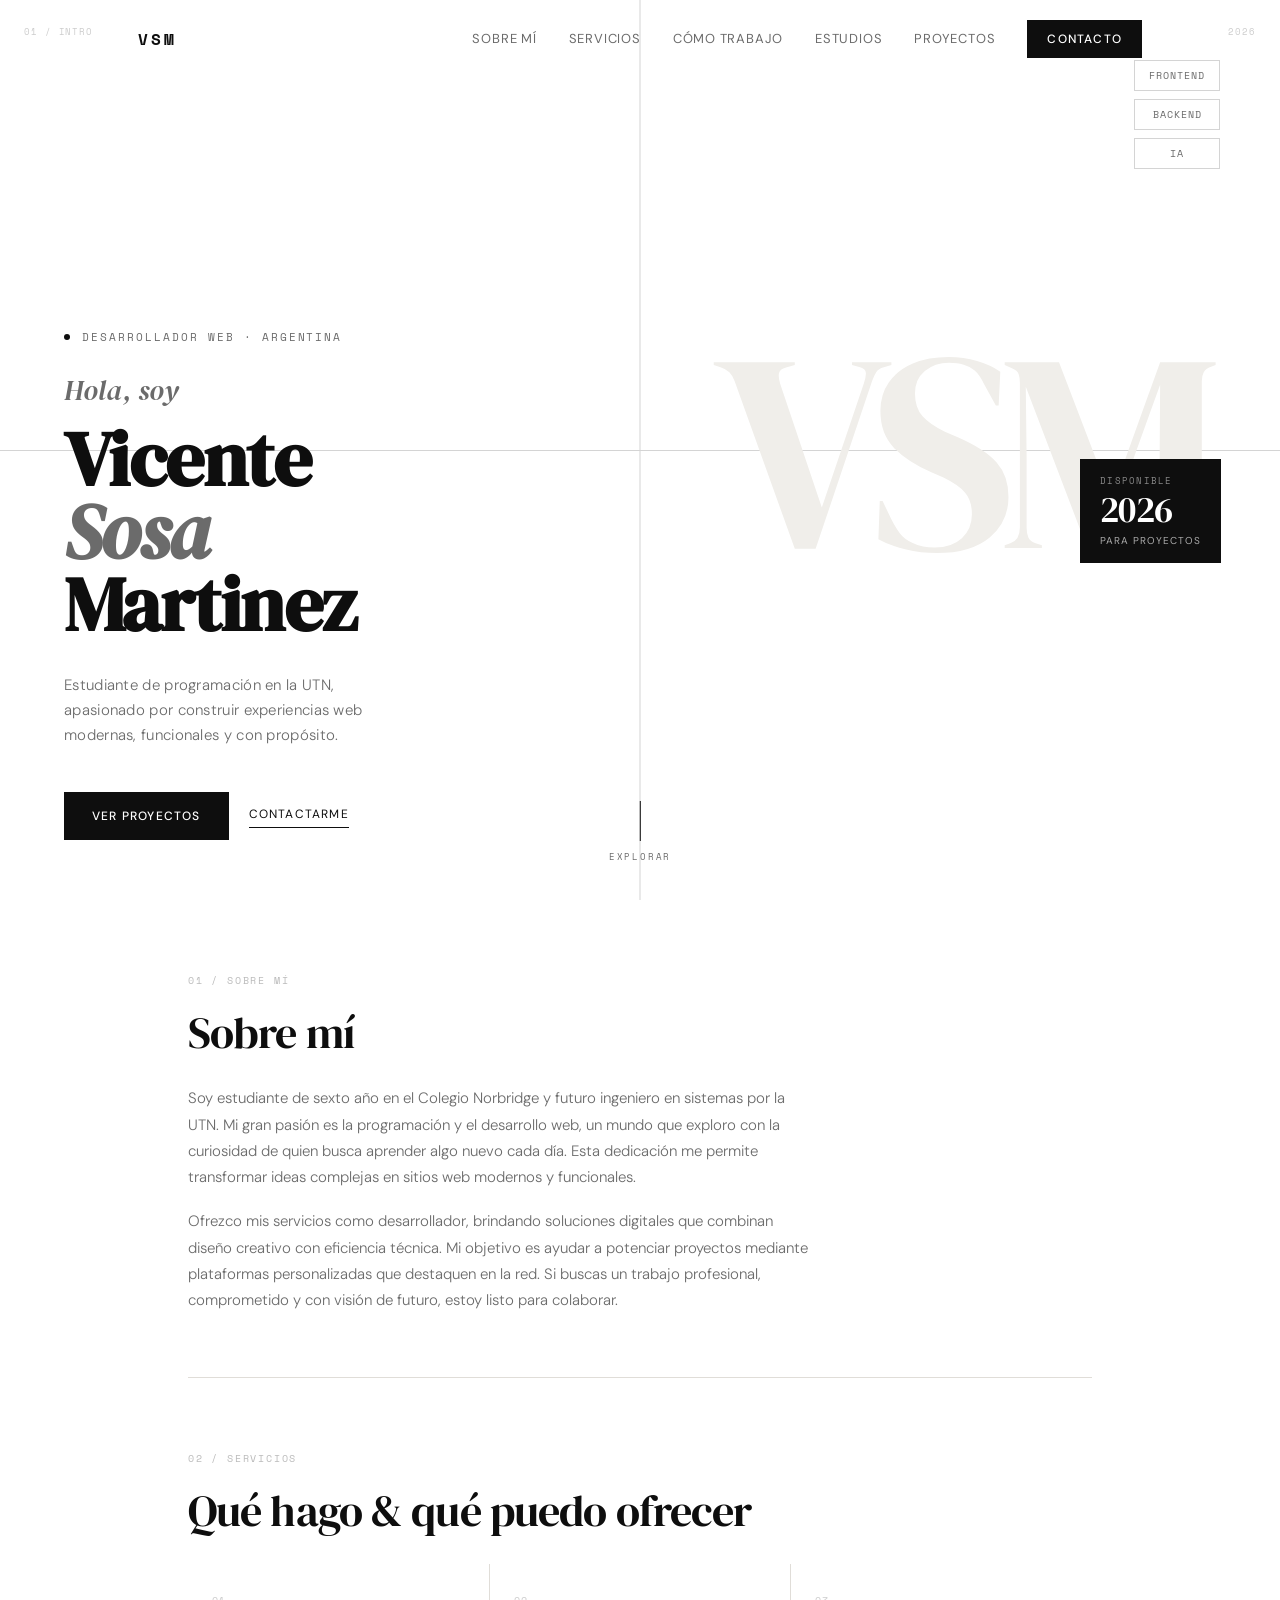
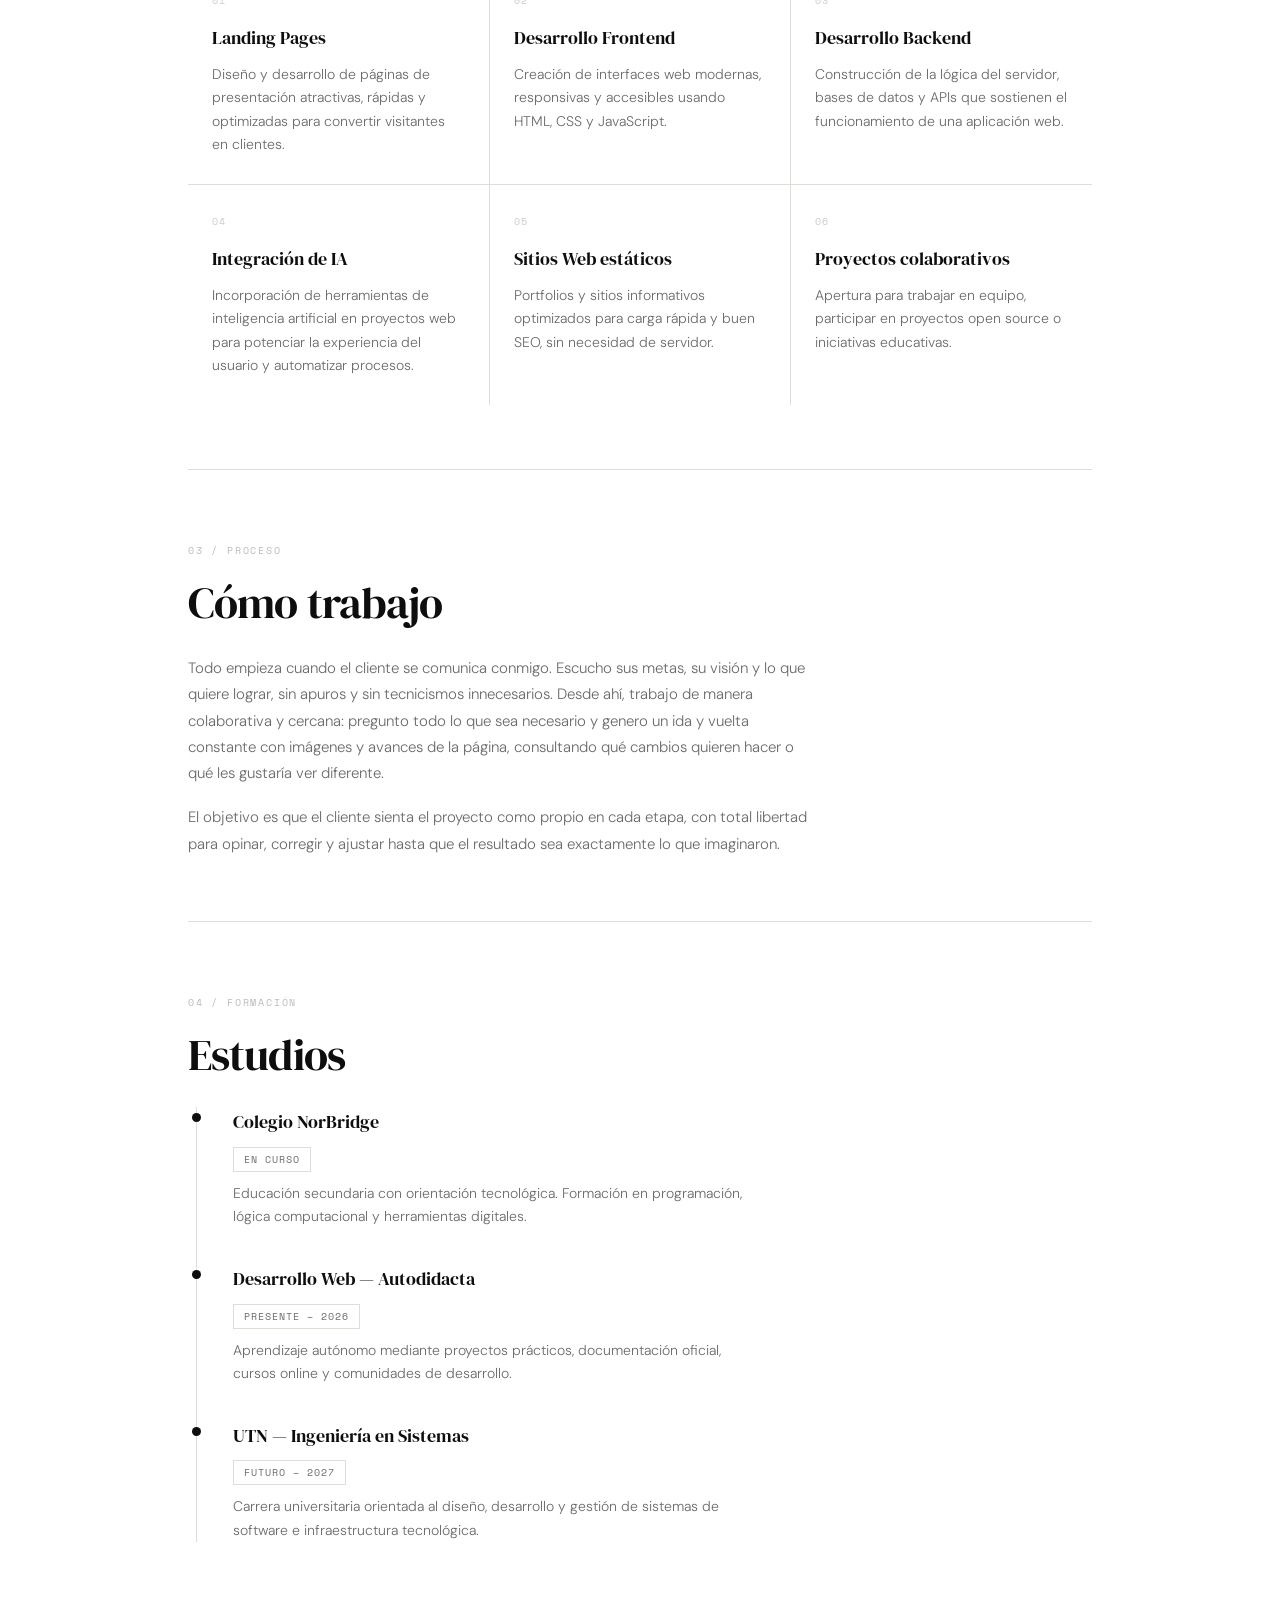
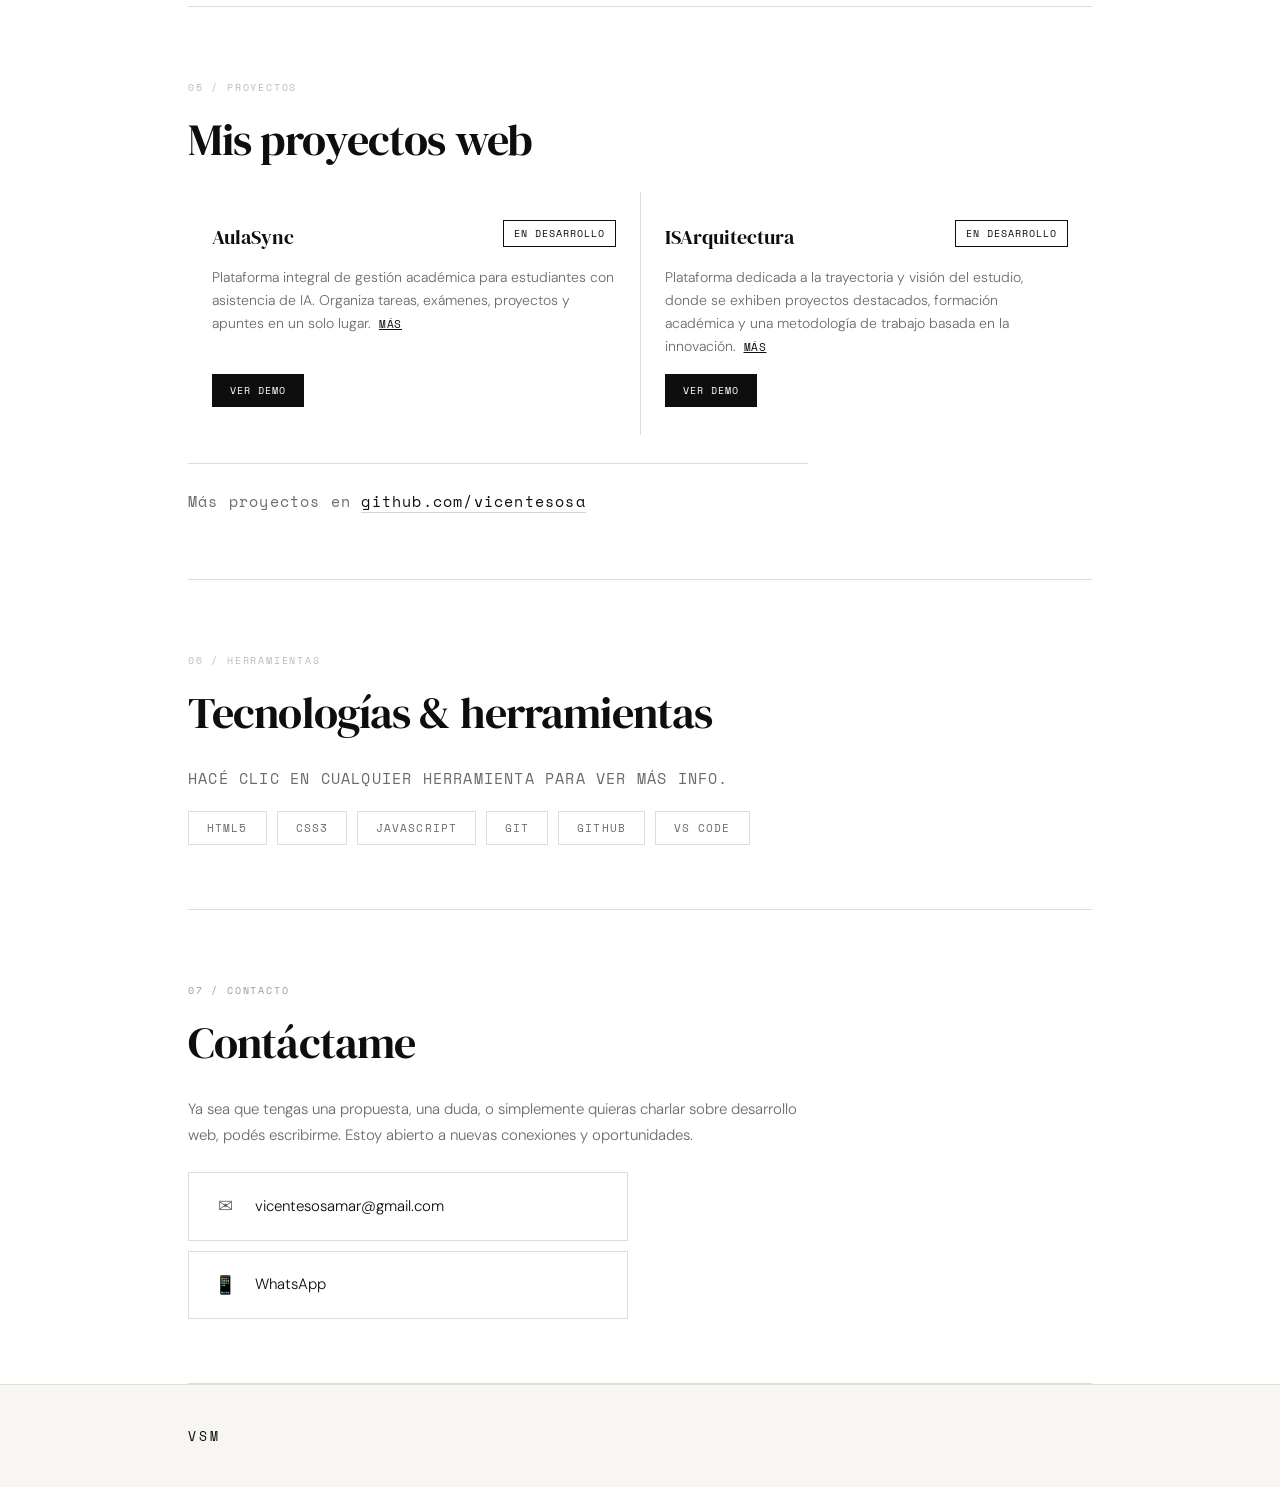
<file: index.html>
<!DOCTYPE html>
<html lang="es">
<head>
  <meta charset="UTF-8" />
  <meta name="viewport" content="width=device-width, initial-scale=1.0" />
  <title>Vicente Sosa Martinez — Desarrollador Web</title>
  <link rel="preconnect" href="https://fonts.googleapis.com" />
  <link rel="preconnect" href="https://fonts.gstatic.com" crossorigin />
  <link href="https://fonts.googleapis.com/css2?family=DM+Serif+Display:ital@0;1&family=DM+Sans:wght@300;400;500&family=Space+Mono:wght@400;700&display=swap" rel="stylesheet" />
  <link rel="stylesheet" href="style.css" />
</head>
<body>

  <!-- NAVBAR -->
  <nav class="navbar">
    <div class="nav-container">
      <span class="nav-logo">VSM</span>
      <div class="nav-links">
        <a href="#sobre-mi">Sobre mí</a>
        <a href="#servicios">Servicios</a>
        <a href="#como-trabajo">Cómo trabajo</a>
        <a href="#estudios">Estudios</a>
        <a href="#proyectos">Proyectos</a>
        <a href="#contacto" class="nav-cta">Contacto</a>
      </div>
    </div>
  </nav>

  <!-- HERO -->
  <header class="hero">
    <div class="v-rule"></div>
    <div class="h-rule"></div>
    <span class="corner corner-tl">01 / INTRO</span>
    <span class="corner corner-tr">2026</span>

    <!-- LEFT -->
    <div class="hero-left">
      <div class="label-row">
        <span class="label-dot"></span>
        <span class="label-text">Desarrollador Web · Argentina</span>
      </div>
      <p class="greeting">Hola, soy</p>
      <h1 class="hero-name">Vicente<br><em>Sosa</em><br>Martinez</h1>
      <p class="hero-tagline">
        Estudiante de programación en la UTN, apasionado por construir experiencias web modernas, funcionales y con propósito.
      </p>
      <div class="cta-row">
        <a href="#proyectos" class="btn-primary">Ver proyectos</a>
        <a href="#contacto" class="btn-ghost">Contactarme</a>
      </div>
    </div>

    <!-- RIGHT -->
    <div class="hero-right">
      <div class="pills">
        <span class="pill">Frontend</span>
        <span class="pill">Backend</span>
        <span class="pill">IA</span>
      </div>
      <div class="monogram-wrap">
        <div class="monogram-bg">VSM</div>
        <div class="badge">
          <div class="badge-top">Disponible</div>
          <div class="badge-num">2026</div>
          <div class="badge-label">para proyectos</div>
        </div>
      </div>
    </div>

    <!-- SCROLL -->
    <div class="scroll-hint">
      <div class="scroll-line"></div>
      <span class="scroll-label">Explorar</span>
    </div>
  </header>

  <main class="container">

    <!-- SOBRE MÍ -->
    <section id="sobre-mi" class="card reveal">
      <div class="card-label">01 / SOBRE MÍ</div>
      <h2>Sobre mí</h2>
      <p>
        Soy estudiante de sexto año en el Colegio Norbridge y futuro ingeniero en sistemas por la UTN. Mi gran pasión es la programación y el desarrollo web, un mundo que exploro con la curiosidad de quien busca aprender algo nuevo cada día. Esta dedicación me permite transformar ideas complejas en sitios web modernos y funcionales.
      </p>
      <p>
        Ofrezco mis servicios como desarrollador, brindando soluciones digitales que combinan diseño creativo con eficiencia técnica. Mi objetivo es ayudar a potenciar proyectos mediante plataformas personalizadas que destaquen en la red. Si buscas un trabajo profesional, comprometido y con visión de futuro, estoy listo para colaborar.
      </p>
    </section>

    <!-- QUÉ HAGO -->
    <section id="servicios" class="card reveal">
      <div class="card-label">02 / SERVICIOS</div>
      <h2>Qué hago &amp; qué puedo ofrecer</h2>
      <div class="grid-2">
        <div class="service-item reveal-child">
          <div class="service-index">01</div>
          <h3>Landing Pages</h3>
          <p>Diseño y desarrollo de páginas de presentación atractivas, rápidas y optimizadas para convertir visitantes en clientes.</p>
        </div>
        <div class="service-item reveal-child">
          <div class="service-index">02</div>
          <h3>Desarrollo Frontend</h3>
          <p>Creación de interfaces web modernas, responsivas y accesibles usando HTML, CSS y JavaScript.</p>
        </div>
        <div class="service-item reveal-child">
          <div class="service-index">03</div>
          <h3>Desarrollo Backend</h3>
          <p>Construcción de la lógica del servidor, bases de datos y APIs que sostienen el funcionamiento de una aplicación web.</p>
        </div>
        <div class="service-item reveal-child">
          <div class="service-index">04</div>
          <h3>Integración de IA</h3>
          <p>Incorporación de herramientas de inteligencia artificial en proyectos web para potenciar la experiencia del usuario y automatizar procesos.</p>
        </div>
        <div class="service-item reveal-child">
          <div class="service-index">05</div>
          <h3>Sitios Web estáticos</h3>
          <p>Portfolios y sitios informativos optimizados para carga rápida y buen SEO, sin necesidad de servidor.</p>
        </div>
        <div class="service-item reveal-child">
          <div class="service-index">06</div>
          <h3>Proyectos colaborativos</h3>
          <p>Apertura para trabajar en equipo, participar en proyectos open source o iniciativas educativas.</p>
        </div>
      </div>
    </section>

    <!-- CÓMO TRABAJO -->
    <section id="como-trabajo" class="card reveal">
      <div class="card-label">03 / PROCESO</div>
      <h2>Cómo trabajo</h2>
      <p>
        Todo empieza cuando el cliente se comunica conmigo. Escucho sus metas, su visión y lo que quiere lograr,
        sin apuros y sin tecnicismos innecesarios. Desde ahí, trabajo de manera colaborativa y cercana:
        pregunto todo lo que sea necesario y genero un ida y vuelta constante con imágenes y avances de la página,
        consultando qué cambios quieren hacer o qué les gustaría ver diferente.
      </p>
      <p>
        El objetivo es que el cliente sienta el proyecto como propio en cada etapa, con total libertad para
        opinar, corregir y ajustar hasta que el resultado sea exactamente lo que imaginaron.
      </p>
    </section>

    <!-- ESTUDIOS -->
    <section id="estudios" class="card reveal">
      <div class="card-label">04 / FORMACIÓN</div>
      <h2>Estudios</h2>
      <div class="timeline">

        <div class="timeline-item reveal-child">
          <div class="timeline-dot"></div>
          <div class="timeline-content">
            <h3>Colegio NorBridge</h3>
            <span class="timeline-year">En curso</span>
            <p>Educación secundaria con orientación tecnológica. Formación en programación, lógica computacional y herramientas digitales.</p>
          </div>
        </div>

        <div class="timeline-item reveal-child">
          <div class="timeline-dot"></div>
          <div class="timeline-content">
            <h3>Desarrollo Web — Autodidacta</h3>
            <span class="timeline-year">Presente – 2026</span>
            <p>Aprendizaje autónomo mediante proyectos prácticos, documentación oficial, cursos online y comunidades de desarrollo.</p>
          </div>
        </div>

        <div class="timeline-item reveal-child">
          <div class="timeline-dot"></div>
          <div class="timeline-content">
            <h3>UTN — Ingeniería en Sistemas</h3>
            <span class="timeline-year">Futuro – 2027</span>
            <p>Carrera universitaria orientada al diseño, desarrollo y gestión de sistemas de software e infraestructura tecnológica.</p>
          </div>
        </div>

      </div>
    </section>

    <!-- PROYECTOS -->
    <section id="proyectos" class="card reveal">
      <div class="card-label">05 / PROYECTOS</div>
      <h2>Mis proyectos web</h2>
      <div class="grid-2">

        <div class="project-card reveal-child">
          <div class="project-header">
            <h3>AulaSync</h3>
            <span class="project-status status-wip">En desarrollo</span>
          </div>
          <div class="project-desc">
            <p class="desc-short">Plataforma integral de gestión académica para estudiantes con asistencia de IA. Organiza tareas, exámenes, proyectos y apuntes en un solo lugar. <span class="desc-extra hidden"> A comprehensive academic management platform for students with AI assistance. Organize assignments, applications, projects, and notes all in one place.</span><button class="desc-toggle" aria-expanded="false">más</button></p>
          </div>
          <div class="project-links">
            <a href="https://vicentesosa.github.io/AulaSync/" class="btn-sm" target="_blank">Ver demo</a>
          </div>
        </div>

        <div class="project-card reveal-child">
          <div class="project-header">
            <h3>ISArquitectura</h3>
            <span class="project-status status-wip">En desarrollo</span>
          </div>
          <div class="project-desc">
            <p class="desc-short">Plataforma dedicada a la trayectoria y visión del estudio, donde se exhiben proyectos destacados, formación académica y una metodología de trabajo basada en la innovación. <span class="desc-extra hidden"> A showcase of the studio's vision and expertise, featuring key architectural projects, academic background, and a workflow driven by innovation. This platform explores the fusion of technical precision and design to create functional spaces tailored to the modern environment.</span><button class="desc-toggle" aria-expanded="false">más</button></p>
          </div>
          <div class="project-links">
            <a href="https://vicentesosa.github.io/estudio-arquitectura-ISA/" class="btn-sm" target="_blank">Ver demo</a>
          </div>
        </div>

      </div>
      <p class="projects-note">
        Más proyectos en <a href="https://github.com/vicentesosa" target="_blank">github.com/vicentesosa</a>
      </p>
    </section>

    <!-- TECNOLOGÍAS -->
    <section id="tecnologias" class="card reveal">
      <div class="card-label">06 / HERRAMIENTAS</div>
      <h2>Tecnologías &amp; herramientas</h2>
      <p class="tech-hint">Hacé clic en cualquier herramienta para ver más info.</p>
      <div class="tech-grid">
        <button class="tech-tag"
          data-icon="🌐"
          data-name="HTML5"
          data-type="Lenguaje de marcado"
          data-desc="El esqueleto de toda página web. Define la estructura y el significado del contenido mediante etiquetas semánticas como &lt;header&gt;, &lt;main&gt;, &lt;article&gt; y más."
          data-use="Estructuro todas mis páginas web y componentes de forma semántica y accesible.">HTML5</button>

        <button class="tech-tag"
          data-icon="🎨"
          data-name="CSS3"
          data-type="Lenguaje de estilos"
          data-desc="Controla la apariencia visual de la web: colores, tipografía, layouts, animaciones y diseño responsivo. Incluye Flexbox, Grid y custom properties."
          data-use="Lo uso para crear interfaces atractivas y adaptadas a cualquier tamaño de pantalla.">CSS3</button>

        <button class="tech-tag"
          data-icon="⚡"
          data-name="JavaScript"
          data-type="Lenguaje de programación"
          data-desc="El lenguaje de la web. Permite agregar interactividad, manipular el DOM, consumir APIs y crear experiencias dinámicas sin recargar la página."
          data-use="Lo aplico para lógica de negocio, animaciones y comunicación con servicios externos.">JavaScript</button>

        <button class="tech-tag"
          data-icon="🌿"
          data-name="Git"
          data-type="Control de versiones"
          data-desc="Sistema distribuido de control de versiones. Permite registrar cada cambio en el código, trabajar en ramas independientes y revertir errores con facilidad."
          data-use="Lo uso en todos mis proyectos para mantener un historial limpio y trabajar sin riesgo.">Git</button>

        <button class="tech-tag"
          data-icon="🐙"
          data-name="GitHub"
          data-type="Plataforma de repositorios"
          data-desc="Plataforma en la nube para alojar repositorios Git. Facilita la colaboración, el code review, los Issues y el despliegue continuo mediante Actions."
          data-use="Publico y comparto todos mis proyectos en github.com/vicentesosa.">GitHub</button>

        <button class="tech-tag"
          data-icon="💻"
          data-name="VS Code"
          data-type="Editor de código"
          data-desc="Editor de código ligero y extensible de Microsoft. Ofrece IntelliSense, depurador integrado, soporte para Git y miles de extensiones."
          data-use="Es mi editor principal del día a día para desarrollar, depurar y gestionar proyectos.">VS Code</button>
      </div>

      <div class="tech-info-panel hidden" id="techPanel">
        <div class="tech-panel-left">
          <span class="tech-panel-icon" id="panelIcon"></span>
          <strong id="panelName"></strong>
          <span class="tech-panel-type" id="panelType"></span>
        </div>
        <div class="tech-panel-divider"></div>
        <div class="tech-panel-right">
          <p id="panelDesc"></p>
          <p class="tech-panel-use"><span class="use-label">Cómo lo uso:</span> <span id="panelUse"></span></p>
        </div>
      </div>
    </section>

    <!-- CONTACTO -->
    <section id="contacto" class="card card-highlight reveal">
      <div class="card-label card-label-alt">07 / CONTACTO</div>
      <h2>Contáctame</h2>
      <p>
        Ya sea que tengas una propuesta, una duda, o simplemente quieras charlar sobre desarrollo web,
        podés escribirme. Estoy abierto a nuevas conexiones y oportunidades.
      </p>
      <div class="contact-grid">
        <a href="mailto:vicentesosamar@gmail.com" class="contact-link">
          <span class="contact-icon">✉</span>
          <span>vicentesosamar@gmail.com</span>
        </a>
        <a href="https://wa.me/5491168749398" class="contact-link" target="_blank" rel="noopener noreferrer">
          <span class="contact-icon">📱</span>
          <span>WhatsApp</span>
        </a>
      </div>
    </section>

  </main>

  <footer>
    <div class="footer-inner">
      <span class="footer-logo">VSM</span>
    </div>
  </footer>

  <script>
    const yearEl = document.getElementById('year');
    if (yearEl) yearEl.textContent = new Date().getFullYear();

    // ── Animaciones al hacer scroll ──────────────────────────────
    const observer = new IntersectionObserver((entries) => {
      entries.forEach(entry => {
        if (entry.isIntersecting) entry.target.classList.add('visible');
      });
    }, { threshold: 0.12 });

    document.querySelectorAll('.reveal').forEach(el => observer.observe(el));

    document.querySelectorAll('.card').forEach(card => {
      card.querySelectorAll('.reveal-child').forEach((child, i) => {
        child.style.transitionDelay = `${i * 150}ms`;
        observer.observe(child);
      });
    });

    // ── Navbar scroll effect ─────────────────────────────────────
    const navbar = document.querySelector('.navbar');
    window.addEventListener('scroll', () => {
      navbar.classList.toggle('scrolled', window.scrollY > 40);
    });

    // ── Expandir descripción ─────────────────────────────────────
    document.querySelectorAll('.desc-toggle').forEach(btn => {
      btn.addEventListener('click', () => {
        const extra = btn.previousElementSibling;
        const open  = btn.getAttribute('aria-expanded') === 'true';
        extra.classList.toggle('hidden', open);
        btn.setAttribute('aria-expanded', String(!open));
        btn.textContent = open ? 'más' : 'menos';
      });
    });

    // ── Panel de tecnologías ─────────────────────────────────────
    const panel = document.getElementById('techPanel');
    const pIcon = document.getElementById('panelIcon');
    const pName = document.getElementById('panelName');
    const pType = document.getElementById('panelType');
    const pDesc = document.getElementById('panelDesc');
    const pUse  = document.getElementById('panelUse');
    let activeTag = null;

    document.querySelectorAll('.tech-tag').forEach(tag => {
      tag.addEventListener('click', () => {
        if (activeTag === tag) {
          panel.classList.add('hidden');
          tag.classList.remove('active');
          activeTag = null;
          return;
        }
        if (activeTag) activeTag.classList.remove('active');
        activeTag = tag;
        tag.classList.add('active');
        pIcon.textContent = tag.dataset.icon;
        pName.textContent = tag.dataset.name;
        pType.textContent = tag.dataset.type;
        pDesc.innerHTML   = tag.dataset.desc;
        pUse.textContent  = tag.dataset.use;
        panel.classList.remove('hidden');
        setTimeout(() => panel.scrollIntoView({ behavior: 'smooth', block: 'nearest' }), 50);
      });
    });
  </script>

</body>
</html>
</file>
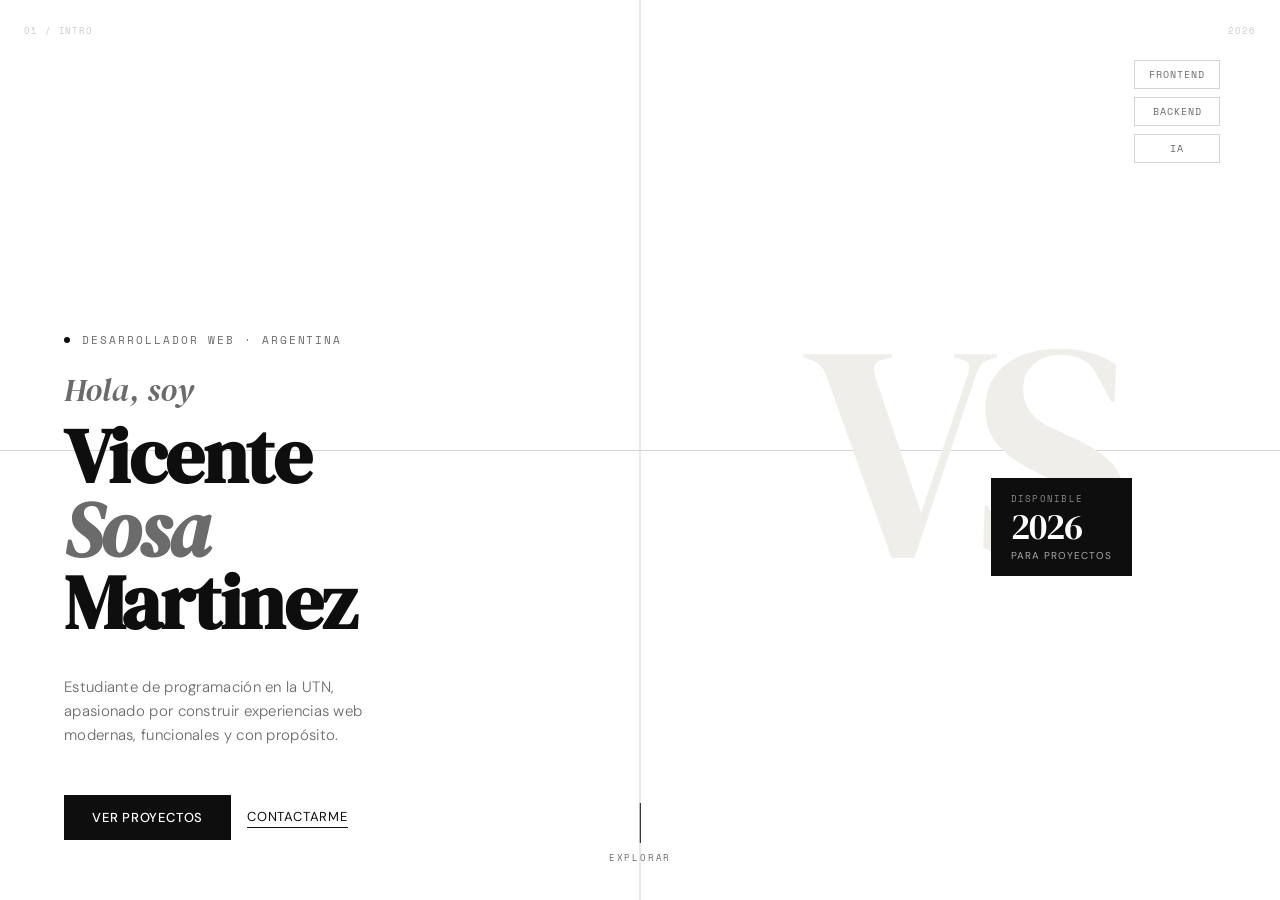
<file: rediseño/intro-redesign.html>
<!DOCTYPE html>
<html lang="es">
<head>
<meta charset="UTF-8">
<meta name="viewport" content="width=device-width, initial-scale=1.0">
<title>Vicente Sosa Martinez — Hero Redesign</title>
<link rel="preconnect" href="https://fonts.googleapis.com">
<link href="https://fonts.googleapis.com/css2?family=DM+Serif+Display:ital@0;1&family=DM+Sans:wght@300;400;500&family=Space+Mono:wght@400;700&display=swap" rel="stylesheet">
<style>
  *, *::before, *::after { box-sizing: border-box; margin: 0; padding: 0; }

  :root {
    --white: #ffffff;
    --off-white: #f7f6f3;
    --black: #0e0e0e;
    --mid: #6b6b6b;
    --light: #d4d4d4;
    --accent: #1a1a1a;
  }

  html, body {
    height: 100%;
    background: var(--white);
    color: var(--black);
    font-family: 'DM Sans', sans-serif;
    overflow: hidden;
  }

  /* ── HERO ─────────────────────────────────────────── */
  .hero {
    position: relative;
    width: 100vw;
    height: 100vh;
    background: #fff;
    display: grid;
    grid-template-columns: 1fr 1fr;
    overflow: hidden;
  }

  /* decorative vertical rule */
  .v-rule {
    position: absolute;
    left: 50%;
    top: 0;
    width: 1px;
    height: 100%;
    background: var(--light);
    transform: translateX(-50%);
    opacity: 0;
    animation: fadeIn 1.2s ease 0.4s forwards;
  }

  /* horizontal rule */
  .h-rule {
    position: absolute;
    left: 0;
    top: 50%;
    width: 100%;
    height: 1px;
    background: var(--light);
    opacity: 0;
    animation: fadeIn 1.2s ease 0.6s forwards;
  }

  /* ── LEFT PANEL ───────────────────────────────────── */
  .left {
    position: relative;
    display: flex;
    flex-direction: column;
    justify-content: flex-end;
    padding: 60px 64px;
    z-index: 2;
  }

  .label-row {
    display: flex;
    align-items: center;
    gap: 12px;
    margin-bottom: 20px;
    opacity: 0;
    transform: translateY(16px);
    animation: rise 0.8s ease 0.5s forwards;
  }

  .label-dot {
    width: 6px;
    height: 6px;
    border-radius: 50%;
    background: var(--black);
    flex-shrink: 0;
  }

  .label-text {
    font-family: 'Space Mono', monospace;
    font-size: 11px;
    letter-spacing: 0.18em;
    text-transform: uppercase;
    color: var(--mid);
  }

  .greeting {
    font-family: 'DM Serif Display', serif;
    font-style: italic;
    font-size: clamp(22px, 2.5vw, 32px);
    color: var(--mid);
    margin-bottom: 8px;
    opacity: 0;
    transform: translateY(16px);
    animation: rise 0.8s ease 0.65s forwards;
  }

  .name {
    font-family: 'DM Serif Display', serif;
    font-size: clamp(52px, 6vw, 88px);
    line-height: 0.95;
    letter-spacing: -0.02em;
    color: var(--black);
    margin-bottom: 36px;
    opacity: 0;
    transform: translateY(20px);
    animation: rise 0.9s ease 0.8s forwards;
  }

  .name em {
    font-style: italic;
    color: var(--mid);
  }

  .tagline {
    font-family: 'DM Sans', sans-serif;
    font-size: 15px;
    font-weight: 300;
    color: var(--mid);
    letter-spacing: 0.02em;
    line-height: 1.6;
    max-width: 340px;
    margin-bottom: 48px;
    opacity: 0;
    transform: translateY(16px);
    animation: rise 0.8s ease 1s forwards;
  }

  .cta-row {
    display: flex;
    gap: 16px;
    align-items: center;
    opacity: 0;
    transform: translateY(16px);
    animation: rise 0.8s ease 1.1s forwards;
  }

  .btn-primary {
    font-family: 'DM Sans', sans-serif;
    font-size: 13px;
    font-weight: 500;
    letter-spacing: 0.06em;
    text-transform: uppercase;
    text-decoration: none;
    color: #fff;
    background: var(--black);
    padding: 14px 28px;
    transition: background 0.2s, transform 0.15s;
  }

  .btn-primary:hover {
    background: #333;
    transform: translateY(-1px);
  }

  .btn-ghost {
    font-family: 'DM Sans', sans-serif;
    font-size: 13px;
    font-weight: 400;
    letter-spacing: 0.06em;
    text-transform: uppercase;
    text-decoration: none;
    color: var(--black);
    border-bottom: 1px solid var(--black);
    padding-bottom: 2px;
    transition: opacity 0.2s;
  }

  .btn-ghost:hover { opacity: 0.5; }

  /* location badge */
  .location {
    position: absolute;
    bottom: 60px;
    left: 64px;
    display: flex;
    align-items: center;
    gap: 8px;
    opacity: 0;
    animation: fadeIn 1s ease 1.4s forwards;
  }

  .location-icon {
    width: 16px;
    height: 16px;
    opacity: 0.4;
  }

  .location-text {
    font-family: 'Space Mono', monospace;
    font-size: 10px;
    letter-spacing: 0.12em;
    text-transform: uppercase;
    color: var(--mid);
  }

  /* ── RIGHT PANEL ──────────────────────────────────── */
  .right {
    position: relative;
    display: flex;
    align-items: center;
    justify-content: center;
    z-index: 2;
  }

  /* big VS monogram */
  .monogram-wrap {
    position: relative;
    opacity: 0;
    animation: fadeIn 1.2s ease 0.3s forwards;
  }

  .monogram-bg {
    font-family: 'DM Serif Display', serif;
    font-size: clamp(220px, 24vw, 340px);
    line-height: 1;
    letter-spacing: -0.06em;
    color: #f0eeea;
    user-select: none;
    position: relative;
    z-index: 1;
  }

  /* floating badge over monogram */
  .badge {
    position: absolute;
    bottom: 28px;
    right: -16px;
    background: var(--black);
    color: #fff;
    padding: 14px 20px;
    z-index: 3;
    opacity: 0;
    transform: scale(0.9);
    animation: popIn 0.6s cubic-bezier(0.34,1.56,0.64,1) 1.3s forwards;
  }

  .badge-top {
    font-family: 'Space Mono', monospace;
    font-size: 9px;
    letter-spacing: 0.14em;
    text-transform: uppercase;
    color: #888;
    margin-bottom: 4px;
  }

  .badge-num {
    font-family: 'DM Serif Display', serif;
    font-size: 36px;
    line-height: 1;
    letter-spacing: -0.02em;
  }

  .badge-label {
    font-family: 'DM Sans', sans-serif;
    font-size: 10px;
    letter-spacing: 0.1em;
    text-transform: uppercase;
    color: #aaa;
    margin-top: 4px;
  }

  /* skill pills */
  .pills {
    position: absolute;
    top: 60px;
    right: 60px;
    display: flex;
    flex-direction: column;
    gap: 8px;
    opacity: 0;
    animation: fadeIn 1s ease 1.2s forwards;
  }

  .pill {
    font-family: 'Space Mono', monospace;
    font-size: 10px;
    letter-spacing: 0.1em;
    text-transform: uppercase;
    color: var(--mid);
    border: 1px solid var(--light);
    padding: 6px 14px;
    text-align: center;
    background: #fff;
  }

  /* scroll hint */
  .scroll-hint {
    position: absolute;
    bottom: 36px;
    left: 50%;
    transform: translateX(-50%);
    display: flex;
    flex-direction: column;
    align-items: center;
    gap: 8px;
    opacity: 0;
    animation: fadeIn 1s ease 1.6s forwards;
    z-index: 10;
  }

  .scroll-line {
    width: 1px;
    height: 40px;
    background: var(--black);
    animation: scrollPulse 2s ease-in-out 2s infinite;
  }

  .scroll-label {
    font-family: 'Space Mono', monospace;
    font-size: 9px;
    letter-spacing: 0.2em;
    text-transform: uppercase;
    color: var(--mid);
  }

  /* ── CORNER NUMBERS ───────────────────────────────── */
  .corner {
    position: absolute;
    font-family: 'Space Mono', monospace;
    font-size: 9px;
    letter-spacing: 0.1em;
    color: #ccc;
    opacity: 0;
    animation: fadeIn 1s ease 1.5s forwards;
  }
  .corner-tl { top: 24px; left: 24px; }
  .corner-tr { top: 24px; right: 24px; }

  /* ── KEYFRAMES ────────────────────────────────────── */
  @keyframes fadeIn {
    to { opacity: 1; }
  }
  @keyframes rise {
    to { opacity: 1; transform: translateY(0); }
  }
  @keyframes popIn {
    to { opacity: 1; transform: scale(1); }
  }
  @keyframes scrollPulse {
    0%, 100% { transform: scaleY(1); opacity: 1; }
    50% { transform: scaleY(0.5); opacity: 0.4; }
  }

</style>
</head>
<body>

<section class="hero">
  <div class="v-rule"></div>
  <div class="h-rule"></div>

  <span class="corner corner-tl">01 / INTRO</span>
  <span class="corner corner-tr">2026</span>

  <!-- LEFT -->
  <div class="left">
    <div class="label-row">
      <span class="label-dot"></span>
      <span class="label-text">Desarrollador Web · Argentina</span>
    </div>

    <p class="greeting">Hola, soy</p>
    <h1 class="name">Vicente<br><em>Sosa</em><br>Martinez</h1>

    <p class="tagline">
      Estudiante de programación en la UTN, apasionado por construir experiencias web modernas, funcionales y con propósito.
    </p>

    <div class="cta-row">
      <a href="#proyectos" class="btn-primary">Ver proyectos</a>
      <a href="#contacto" class="btn-ghost">Contactarme</a>
    </div>
  </div>

  <!-- RIGHT -->
  <div class="right">
    <div class="pills">
      <span class="pill">Frontend</span>
      <span class="pill">Backend</span>
      <span class="pill">IA</span>
    </div>

    <div class="monogram-wrap">
      <div class="monogram-bg">VS</div>
      <div class="badge">
        <div class="badge-top">Disponible</div>
        <div class="badge-num">2026</div>
        <div class="badge-label">para proyectos</div>
      </div>
    </div>
  </div>

  <!-- scroll -->
  <div class="scroll-hint">
    <div class="scroll-line"></div>
    <span class="scroll-label">Explorar</span>
  </div>
</section>

</body>
</html>
</file>
<file: style.css>
/* =========================================
   RESET & BASE
   ========================================= */
*, *::before, *::after {
  box-sizing: border-box;
  margin: 0;
  padding: 0;
}

:root {
  --white:     #ffffff;
  --off-white: #f7f6f3;
  --black:     #0e0e0e;
  --mid:       #6b6b6b;
  --light:     #d4d4d4;
  --border:    #e0ddd8;
  --font-serif: 'DM Serif Display', serif;
  --font-sans:  'DM Sans', sans-serif;
  --font-mono:  'Space Mono', monospace;
}

html { scroll-behavior: smooth; }

body {
  font-family: var(--font-sans);
  background: var(--white);
  color: var(--black);
  line-height: 1.7;
  font-size: 16px;
  overflow-x: hidden;
}

a { color: var(--black); text-decoration: none; }
a:hover { text-decoration: underline; }

/* =========================================
   NAVBAR
   ========================================= */
.navbar {
  position: fixed;
  top: 0;
  left: 0;
  right: 0;
  z-index: 100;
  padding: 20px 0;
  transition: background 0.3s, box-shadow 0.3s, padding 0.3s, border-color 0.3s;
  border-bottom: 1px solid transparent;
}

.navbar.scrolled {
  background: rgba(255, 255, 255, 0.94);
  backdrop-filter: blur(10px);
  border-bottom-color: var(--border);
  padding: 14px 0;
}

.nav-container {
  max-width: 1100px;
  margin: 0 auto;
  padding: 0 48px;
  display: flex;
  align-items: center;
  justify-content: space-between;
}

.nav-logo {
  font-family: var(--font-mono);
  font-weight: 700;
  font-size: 16px;
  color: var(--black);
  letter-spacing: 3px;
}

.nav-links {
  display: flex;
  align-items: center;
  gap: 32px;
}

.nav-links a {
  font-family: var(--font-sans);
  font-size: 13px;
  font-weight: 400;
  letter-spacing: 0.06em;
  text-transform: uppercase;
  color: var(--mid);
  transition: color 0.2s;
}
.nav-links a:hover { color: var(--black); text-decoration: none; }

.nav-cta {
  background: var(--black) !important;
  color: var(--white) !important;
  padding: 9px 20px !important;
  font-size: 12px !important;
  font-weight: 500 !important;
  letter-spacing: 0.1em !important;
  text-transform: uppercase !important;
  transition: background 0.2s !important;
}
.nav-cta:hover { background: #333 !important; text-decoration: none !important; }

/* =========================================
   HERO
   ========================================= */
.hero {
  position: relative;
  width: 100vw;
  height: 100vh;
  background: var(--white);
  display: grid;
  grid-template-columns: 1fr 1fr;
  overflow: hidden;
}

/* decorative rules */
.v-rule {
  position: absolute;
  left: 50%;
  top: 0;
  width: 1px;
  height: 100%;
  background: var(--light);
  transform: translateX(-50%);
  opacity: 0;
  animation: fadeIn 1.2s ease 0.4s forwards;
}

.h-rule {
  position: absolute;
  left: 0;
  top: 50%;
  width: 100%;
  height: 1px;
  background: var(--light);
  opacity: 0;
  animation: fadeIn 1.2s ease 0.6s forwards;
}

/* corner labels */
.corner {
  position: absolute;
  font-family: var(--font-mono);
  font-size: 9px;
  letter-spacing: 0.1em;
  text-transform: uppercase;
  color: #ccc;
  opacity: 0;
  animation: fadeIn 1s ease 1.5s forwards;
  z-index: 5;
}
.corner-tl { top: 24px; left: 24px; }
.corner-tr { top: 24px; right: 24px; }

/* left panel */
.hero-left {
  position: relative;
  display: flex;
  flex-direction: column;
  justify-content: flex-end;
  padding: 60px 64px;
  z-index: 2;
}

.label-row {
  display: flex;
  align-items: center;
  gap: 12px;
  margin-bottom: 20px;
  opacity: 0;
  transform: translateY(16px);
  animation: rise 0.8s ease 0.5s forwards;
}

.label-dot {
  width: 6px;
  height: 6px;
  border-radius: 50%;
  background: var(--black);
  flex-shrink: 0;
}

.label-text {
  font-family: var(--font-mono);
  font-size: 11px;
  letter-spacing: 0.18em;
  text-transform: uppercase;
  color: var(--mid);
}

.greeting {
  font-family: var(--font-serif);
  font-style: italic;
  font-size: clamp(20px, 2.2vw, 30px);
  color: var(--mid);
  margin-bottom: 8px;
  opacity: 0;
  transform: translateY(16px);
  animation: rise 0.8s ease 0.65s forwards;
}

.hero-name {
  font-family: var(--font-serif);
  font-size: clamp(52px, 6vw, 88px);
  line-height: 0.95;
  letter-spacing: -0.02em;
  color: var(--black);
  margin-bottom: 32px;
  opacity: 0;
  transform: translateY(20px);
  animation: rise 0.9s ease 0.8s forwards;
}

.hero-name em {
  font-style: italic;
  color: var(--mid);
}

.hero-tagline {
  font-family: var(--font-sans);
  font-size: 15px;
  font-weight: 300;
  color: var(--mid);
  letter-spacing: 0.02em;
  line-height: 1.65;
  max-width: 340px;
  margin-bottom: 44px;
  opacity: 0;
  transform: translateY(16px);
  animation: rise 0.8s ease 1s forwards;
}

.cta-row {
  display: flex;
  gap: 20px;
  align-items: center;
  opacity: 0;
  transform: translateY(16px);
  animation: rise 0.8s ease 1.1s forwards;
}

.btn-primary {
  font-family: var(--font-sans);
  font-size: 12px;
  font-weight: 500;
  letter-spacing: 0.1em;
  text-transform: uppercase;
  text-decoration: none;
  color: var(--white);
  background: var(--black);
  padding: 14px 28px;
  transition: background 0.2s, transform 0.15s;
  display: inline-block;
}
.btn-primary:hover {
  background: #333;
  transform: translateY(-1px);
  text-decoration: none;
  color: var(--white);
}

.btn-ghost {
  font-family: var(--font-sans);
  font-size: 12px;
  font-weight: 400;
  letter-spacing: 0.1em;
  text-transform: uppercase;
  text-decoration: none;
  color: var(--black);
  border-bottom: 1px solid var(--black);
  padding-bottom: 2px;
  transition: opacity 0.2s;
}
.btn-ghost:hover { opacity: 0.45; text-decoration: none; }

/* right panel */
.hero-right {
  position: relative;
  display: flex;
  align-items: center;
  justify-content: center;
  z-index: 2;
}

.monogram-wrap {
  position: relative;
  opacity: 0;
  animation: fadeIn 1.2s ease 0.3s forwards;
}

.monogram-bg {
  font-family: var(--font-serif);
  font-size: clamp(200px, 22vw, 320px);
  line-height: 1;
  letter-spacing: -0.06em;
  color: #f0eeea;
  user-select: none;
  position: relative;
  z-index: 1;
}

.badge {
  position: absolute;
  bottom: 28px;
  right: -16px;
  background: var(--black);
  color: var(--white);
  padding: 14px 20px;
  z-index: 3;
  opacity: 0;
  transform: scale(0.9);
  animation: popIn 0.6s cubic-bezier(0.34,1.56,0.64,1) 1.3s forwards;
}

.badge-top {
  font-family: var(--font-mono);
  font-size: 9px;
  letter-spacing: 0.14em;
  text-transform: uppercase;
  color: #888;
  margin-bottom: 4px;
}

.badge-num {
  font-family: var(--font-serif);
  font-size: 36px;
  line-height: 1;
  letter-spacing: -0.02em;
}

.badge-label {
  font-family: var(--font-sans);
  font-size: 10px;
  letter-spacing: 0.1em;
  text-transform: uppercase;
  color: #aaa;
  margin-top: 4px;
}

.pills {
  position: absolute;
  top: 60px;
  right: 60px;
  display: flex;
  flex-direction: column;
  gap: 8px;
  opacity: 0;
  animation: fadeIn 1s ease 1.2s forwards;
}

.pill {
  font-family: var(--font-mono);
  font-size: 10px;
  letter-spacing: 0.1em;
  text-transform: uppercase;
  color: var(--mid);
  border: 1px solid var(--light);
  padding: 6px 14px;
  text-align: center;
  background: var(--white);
}

/* scroll hint */
.scroll-hint {
  position: absolute;
  bottom: 36px;
  left: 50%;
  transform: translateX(-50%);
  display: flex;
  flex-direction: column;
  align-items: center;
  gap: 8px;
  opacity: 0;
  animation: fadeIn 1s ease 1.6s forwards;
  z-index: 10;
}

.scroll-line {
  width: 1px;
  height: 40px;
  background: var(--black);
  animation: scrollPulse 2s ease-in-out 2s infinite;
}

.scroll-label {
  font-family: var(--font-mono);
  font-size: 9px;
  letter-spacing: 0.2em;
  text-transform: uppercase;
  color: var(--mid);
}

/* hero keyframes */
@keyframes fadeIn { to { opacity: 1; } }
@keyframes rise   { to { opacity: 1; transform: translateY(0); } }
@keyframes popIn  { to { opacity: 1; transform: scale(1); } }
@keyframes scrollPulse {
  0%, 100% { transform: scaleY(1); opacity: 1; }
  50%       { transform: scaleY(0.5); opacity: 0.4; }
}

/* =========================================
   LAYOUT — main container
   ========================================= */
.container {
  max-width: 1000px;
  margin: 0 auto;
  padding: 0 48px;
}

main.container {
  display: flex;
  flex-direction: column;
  gap: 0;
  padding-top: 0;
  padding-bottom: 0;
}

/* =========================================
   ANIMACIONES DE SCROLL
   ========================================= */
.reveal {
  opacity: 0;
  transform: translateY(50px);
  transition: opacity 1.1s cubic-bezier(.22,1,.36,1),
              transform 1.1s cubic-bezier(.22,1,.36,1);
}
.reveal.visible {
  opacity: 1;
  transform: translateY(0);
}

.reveal-child {
  opacity: 0;
  transform: translateY(30px);
  transition: opacity 0.9s cubic-bezier(.22,1,.36,1),
              transform 0.9s cubic-bezier(.22,1,.36,1);
}
.reveal-child.visible {
  opacity: 1;
  transform: translateY(0);
}

/* =========================================
   CARDS / SECTIONS
   ========================================= */
.card {
  position: relative;
  background: var(--white);
  border-bottom: 1px solid var(--border);
  padding: 72px 0 64px;
}

.card-label {
  font-family: var(--font-mono);
  font-size: 10px;
  letter-spacing: 0.18em;
  text-transform: uppercase;
  color: #bbb;
  margin-bottom: 20px;
  display: block;
}

.card-label-alt { color: #999; }

.card h2 {
  font-family: var(--font-serif);
  font-size: clamp(28px, 3.5vw, 44px);
  font-weight: 400;
  line-height: 1.1;
  letter-spacing: -0.02em;
  color: var(--black);
  margin-bottom: 28px;
}

.card > p {
  font-size: 15px;
  font-weight: 300;
  color: var(--mid);
  line-height: 1.75;
  max-width: 620px;
  margin-bottom: 18px;
}
.card > p:last-child { margin-bottom: 0; }

/* highlighted card (contacto) */
.card-highlight {
  background: var(--white);
}

/* =========================================
   GRIDS
   ========================================= */
.grid-2 {
  display: grid;
  grid-template-columns: repeat(auto-fit, minmax(240px, 1fr));
  gap: 1px;
  background: var(--border);
  margin-top: 8px;
}

/* =========================================
   SERVICIOS
   ========================================= */
.service-item {
  background: var(--white);
  padding: 28px 24px;
  transition: background 0.2s;
}
.service-item:hover { background: var(--off-white); }

.service-index {
  font-family: var(--font-mono);
  font-size: 10px;
  letter-spacing: 0.1em;
  color: #ccc;
  margin-bottom: 14px;
}

.service-item h3 {
  font-family: var(--font-serif);
  font-size: 18px;
  font-weight: 400;
  color: var(--black);
  margin-bottom: 10px;
}

.service-item p {
  font-size: 14px;
  font-weight: 300;
  color: var(--mid);
  line-height: 1.65;
  margin-bottom: 0;
}

/* =========================================
   TECNOLOGÍAS
   ========================================= */
.tech-hint {
  font-family: var(--font-mono);
  font-size: 11px;
  letter-spacing: 0.08em;
  color: #aaa;
  margin-bottom: 20px !important;
  text-transform: uppercase;
}

.tech-grid {
  display: flex;
  flex-wrap: wrap;
  gap: 10px;
  margin-top: 4px;
}

.tech-tag {
  font-family: var(--font-mono);
  font-size: 11px;
  letter-spacing: 0.1em;
  text-transform: uppercase;
  color: var(--mid);
  background: var(--white);
  border: 1px solid var(--border);
  padding: 8px 18px;
  cursor: pointer;
  transition: border-color 0.2s, background 0.2s, color 0.2s, transform 0.15s;
}
.tech-tag:hover {
  border-color: var(--black);
  color: var(--black);
  transform: translateY(-1px);
}
.tech-tag.active {
  background: var(--black);
  color: var(--white);
  border-color: var(--black);
  transform: translateY(-1px);
}

/* panel info */
.tech-info-panel {
  display: flex;
  align-items: stretch;
  margin-top: 20px;
  border: 1px solid var(--border);
  overflow: hidden;
  background: var(--off-white);
  animation: panelIn 0.35s cubic-bezier(.22,1,.36,1);
}

@keyframes panelIn {
  from { opacity: 0; transform: translateY(10px); }
  to   { opacity: 1; transform: translateY(0); }
}

.tech-panel-left {
  display: flex;
  flex-direction: column;
  align-items: center;
  justify-content: center;
  gap: 8px;
  padding: 28px 32px;
  background: var(--white);
  border-right: 1px solid var(--border);
  min-width: 150px;
  text-align: center;
}

.tech-panel-icon { font-size: 28px; line-height: 1; }

.tech-panel-left strong {
  font-family: var(--font-serif);
  font-size: 16px;
  font-weight: 400;
  color: var(--black);
}

.tech-panel-type {
  font-family: var(--font-mono);
  font-size: 10px;
  letter-spacing: 0.1em;
  text-transform: uppercase;
  color: var(--mid);
}

.tech-panel-divider { display: none; }

.tech-panel-right {
  padding: 24px 28px;
  display: flex;
  flex-direction: column;
  gap: 10px;
  flex: 1;
}

.tech-panel-right p {
  font-size: 14px;
  font-weight: 300;
  color: var(--mid);
  line-height: 1.65;
  margin-bottom: 0 !important;
}

.tech-panel-use { font-size: 13px !important; }

.use-label {
  font-family: var(--font-mono);
  font-size: 10px;
  letter-spacing: 0.08em;
  text-transform: uppercase;
  color: var(--black);
  font-weight: 700;
}

.hidden { display: none !important; }

/* =========================================
   TIMELINE
   ========================================= */
.timeline {
  padding-left: 0;
  border-left: 1px solid var(--border);
  margin-left: 8px;
  margin-top: 8px;
}

.timeline-item {
  position: relative;
  padding: 0 0 36px 36px;
}
.timeline-item:last-child { padding-bottom: 0; }

.timeline-dot {
  position: absolute;
  left: -5px;
  top: 6px;
  width: 9px;
  height: 9px;
  border-radius: 50%;
  background: var(--black);
}

.timeline-content h3 {
  font-family: var(--font-serif);
  font-size: 18px;
  font-weight: 400;
  margin-bottom: 6px;
  color: var(--black);
}

.timeline-year {
  display: inline-block;
  font-family: var(--font-mono);
  font-size: 10px;
  letter-spacing: 0.1em;
  text-transform: uppercase;
  color: var(--mid);
  border: 1px solid var(--border);
  padding: 3px 10px;
  margin-bottom: 10px;
}

.timeline-content p {
  font-size: 14px;
  font-weight: 300;
  color: var(--mid);
  line-height: 1.65;
  margin-bottom: 0;
  max-width: 520px;
}

/* =========================================
   PROYECTOS
   ========================================= */
.project-card {
  background: var(--white);
  padding: 28px 24px;
  display: flex;
  flex-direction: column;
  gap: 12px;
  transition: background 0.2s;
}
.project-card:hover { background: var(--off-white); }

.project-header {
  display: flex;
  align-items: flex-start;
  justify-content: space-between;
  gap: 10px;
}

.project-header h3 {
  font-family: var(--font-serif);
  font-size: 20px;
  font-weight: 400;
  color: var(--black);
}

.project-status {
  font-family: var(--font-mono);
  font-size: 10px;
  letter-spacing: 0.1em;
  text-transform: uppercase;
  padding: 4px 10px;
  border: 1px solid;
  white-space: nowrap;
  flex-shrink: 0;
}

.status-done {
  border-color: var(--border);
  color: var(--mid);
}
.status-wip {
  border-color: var(--black);
  color: var(--black);
}

.project-card p {
  font-size: 14px;
  font-weight: 300;
  color: var(--mid);
  line-height: 1.65;
  margin-bottom: 0;
  flex: 1;
}

.project-links {
  display: flex;
  gap: 10px;
  margin-top: 4px;
}

.btn-sm {
  font-family: var(--font-mono);
  font-size: 10px;
  letter-spacing: 0.1em;
  text-transform: uppercase;
  font-weight: 400;
  padding: 8px 18px;
  background: var(--black);
  color: var(--white);
  transition: background 0.2s, transform 0.15s;
  display: inline-block;
}
.btn-sm:hover {
  background: #333;
  transform: translateY(-1px);
  text-decoration: none;
  color: var(--white);
}

.btn-outline {
  background: transparent;
  border: 1px solid var(--border);
  color: var(--mid);
}
.btn-outline:hover {
  border-color: var(--black);
  color: var(--black);
  background: transparent;
}

.projects-note {
  margin-top: 28px;
  padding-top: 24px;
  border-top: 1px solid var(--border);
  font-family: var(--font-mono);
  font-size: 11px;
  letter-spacing: 0.08em;
  color: var(--mid);
}
.projects-note a { color: var(--black); border-bottom: 1px solid var(--light); }
.projects-note a:hover { text-decoration: none; border-bottom-color: var(--black); }

/* expandible */
.project-desc {
  display: flex;
  flex-direction: column;
  gap: 4px;
  flex: 1;
}

.project-desc p {
  font-size: 14px;
  font-weight: 300;
  color: var(--mid);
  margin-bottom: 0 !important;
}

.project-desc .desc-extra.hidden { display: none; }

.desc-toggle {
  display: inline;
  background: none;
  border: none;
  padding: 0 0 0 4px;
  font-family: var(--font-mono);
  font-size: 11px;
  letter-spacing: 0.06em;
  text-transform: uppercase;
  color: var(--black);
  cursor: pointer;
  text-decoration: underline;
  transition: opacity 0.2s;
  vertical-align: baseline;
}
.desc-toggle:hover { opacity: 0.5; }

/* =========================================
   CONTACTO
   ========================================= */
.card-highlight > p {
  color: var(--mid);
}

.contact-grid {
  display: flex;
  flex-direction: column;
  gap: 10px;
  margin-top: 24px;
}

.contact-link {
  display: flex;
  align-items: center;
  gap: 16px;
  background: var(--white);
  border: 1px solid var(--border);
  padding: 18px 22px;
  color: var(--black);
  font-size: 15px;
  font-weight: 300;
  transition: border-color 0.2s, transform 0.15s;
  max-width: 440px;
}
.contact-link:hover {
  border-color: var(--black);
  transform: translateY(-1px);
  text-decoration: none;
  color: var(--black);
}

.contact-icon {
  font-size: 18px;
  width: 28px;
  text-align: center;
  color: var(--mid);
}

/* =========================================
   FOOTER
   ========================================= */
footer {
  border-top: 1px solid var(--border);
  padding: 40px 0;
  background: var(--off-white);
}

.footer-inner {
  max-width: 1000px;
  margin: 0 auto;
  padding: 0 48px;
  display: flex;
  align-items: center;
  justify-content: space-between;
}

.footer-logo {
  font-family: var(--font-mono);
  font-size: 13px;
  letter-spacing: 3px;
  color: var(--black);
}

footer p {
  font-family: var(--font-mono);
  font-size: 11px;
  letter-spacing: 0.08em;
  color: var(--mid);
  text-transform: uppercase;
}

/* =========================================
   RESPONSIVE
   ========================================= */
@media (max-width: 768px) {
  .nav-container { padding: 0 24px; }
  .nav-links a:not(.nav-cta) { display: none; }

  .hero {
    grid-template-columns: 1fr;
    grid-template-rows: 1fr;
  }

  .hero-left {
    padding: 120px 32px 60px;
    justify-content: flex-end;
  }

  .hero-right { display: none; }
  .v-rule { display: none; }
  .h-rule { display: none; }

  .container { padding: 0 24px; }
  .footer-inner { padding: 0 24px; flex-direction: column; gap: 12px; text-align: center; }

  .card { padding: 52px 0 44px; }

  .grid-2 { grid-template-columns: 1fr; }

  .scroll-hint { display: none; }
}
</file>
